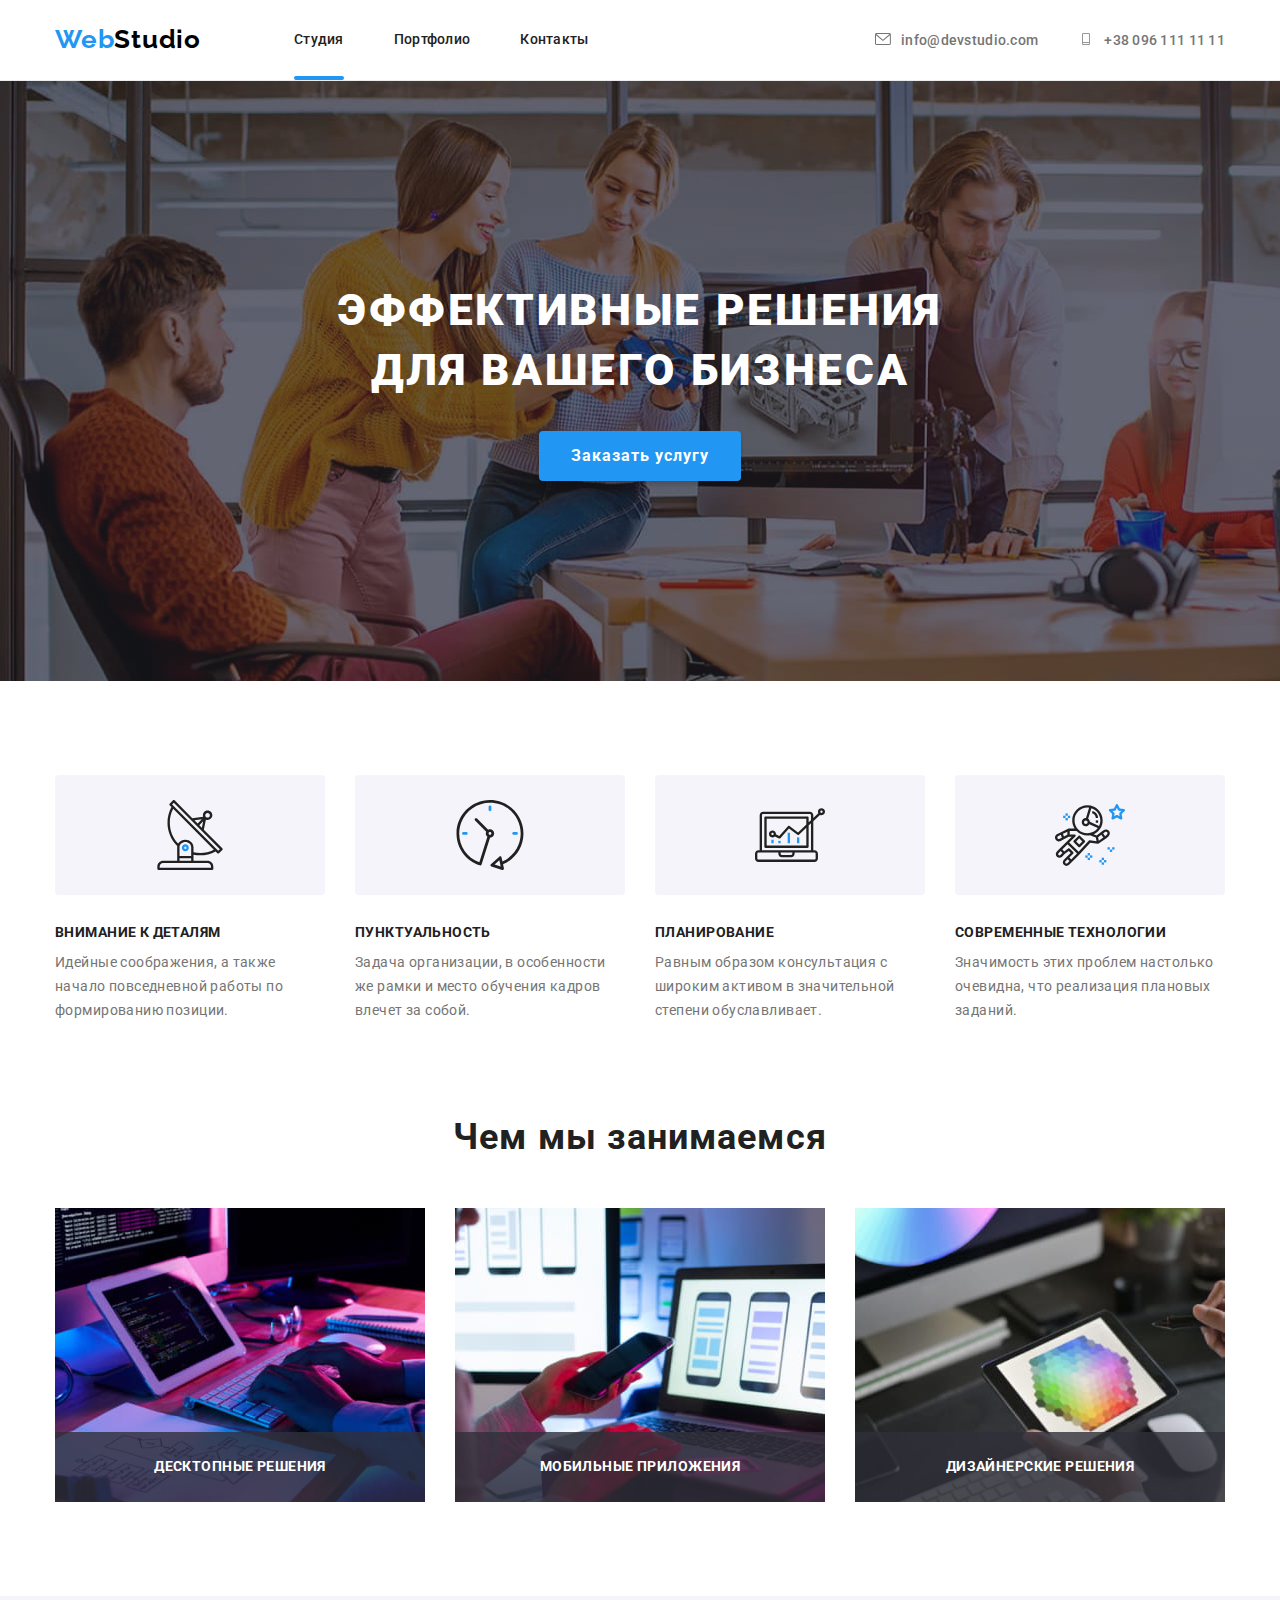
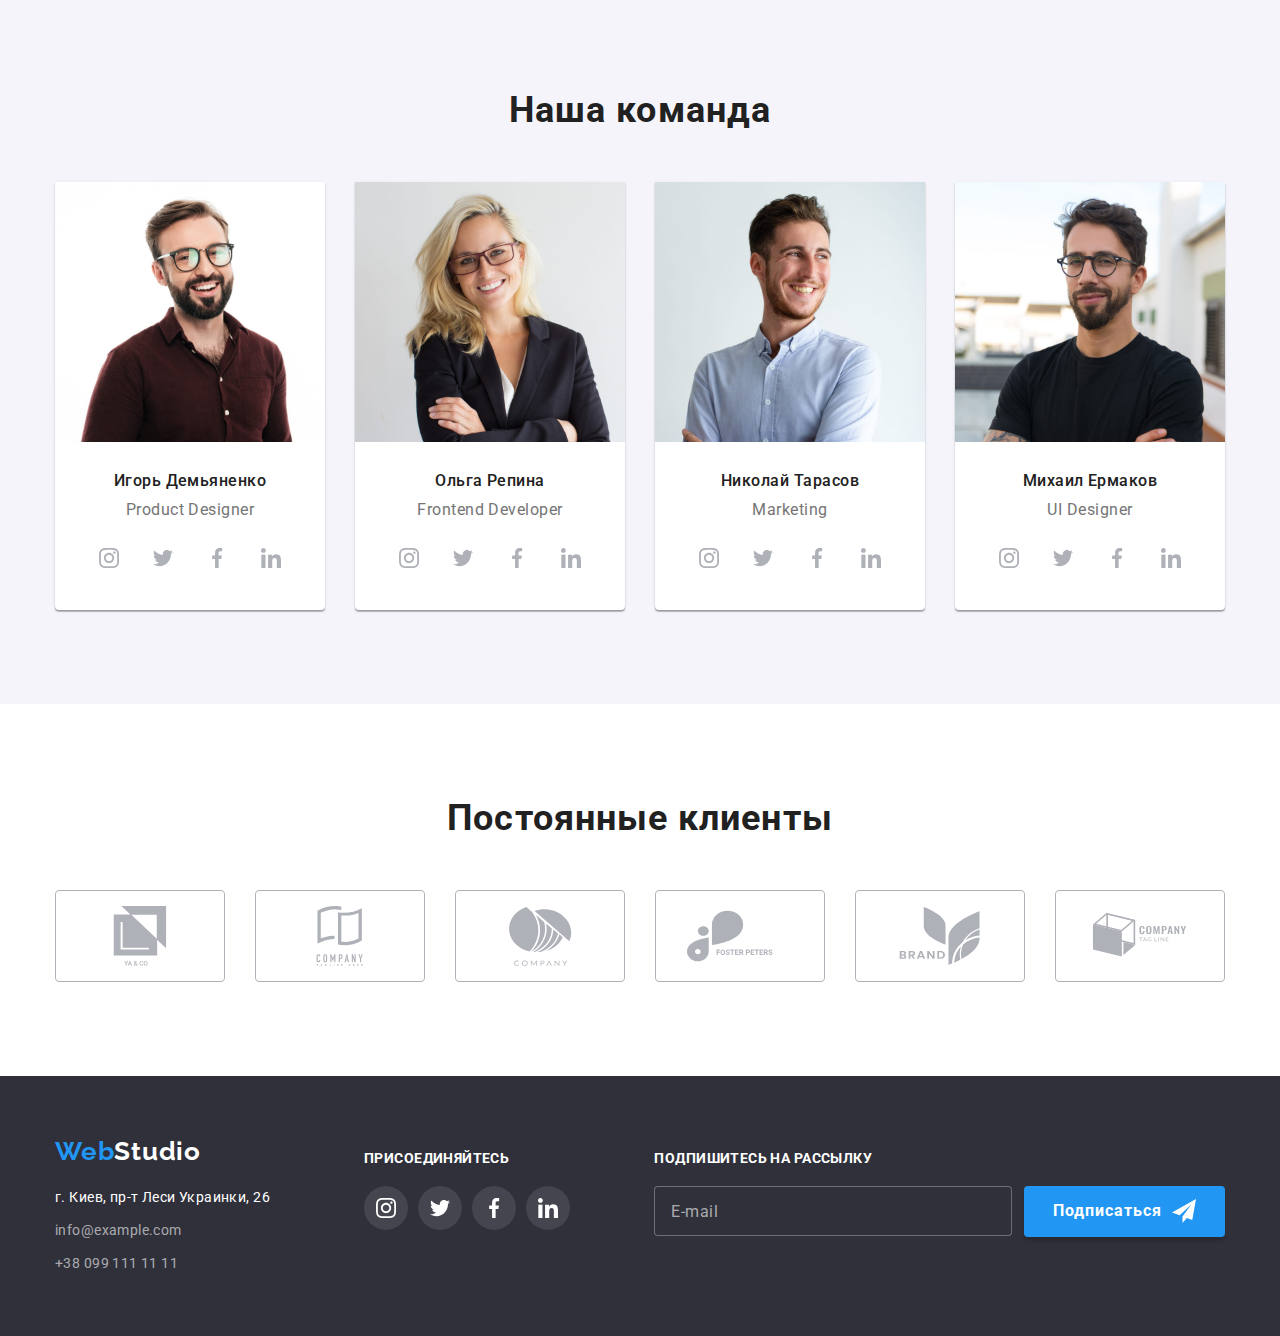
<file: index.html>
<!DOCTYPE html>
<html lang="ru">
<head>
    <meta charset="UTF-8">
    <meta http-equiv="X-UA-Compatible" content="IE=edge">
    <meta name="viewport" content="width=device-width, initial-scale=1.0">
    <title>'WebStudio'</title>
    <link rel="preconnect" href="https://fonts.googleapis.com">
    <link rel="preconnect" href="https://fonts.gstatic.com" crossorigin>
    <link href="https://fonts.googleapis.com/css2?family=Raleway:wght@700&family=Roboto:wght@400;500;700;900&display=swap"
        rel="stylesheet">
    <link rel="stylesheet" href="https://cdn.jsdelivr.net/npm/modern-normalize@1.1.0/modern-normalize.min.css">
    <link rel="stylesheet" href="./css/main.min.css">
    <!-- <link rel="stylesheet" href="./css/styles.css"> -->
    
</head>
<body>

    <header class="page-header ">
        <!-- верхняя строка навигации -->
       <div class="container align">
            <a class="logo link" href="index.html" lang="en">Web<span class="logo__light">Studio</span>
            </a>

            <nav class="site-nav">
                <ul class="menu list">
                    <li class="menu__item underline">
                        <a class="menu__link link" href="index.html">Студия</a>
                    </li>
                    <li class="menu__item">
                        <a class="menu__link link" href="portfolio.html">Портфолио</a>
                    </li>
                    <li class="menu__item">
                        <a class="menu__link link" href="#kontakt">Контакты</a>
                    </li>

                </ul>
            </nav>

            <ul class="mail-tel list">
                <li class="mail-tel__item">
                    <a class="mail link" href="mailto:info@devstudio.com">
                        <svg class="mail_icon" width="16" height="12">
                            <use href="./image/vector/header/header_icons.svg#icon-mail">

                            </use>
                        </svg>info@devstudio.com
                    </a>
                </li>
                <li class="mail-tel__item">
                    <a class="tel link" href="tel:+380961111111">
                        <svg class="tel_icon" width="16" height="12">
                            <use href="./image/vector/header/header_icons.svg#icon-tel">
                        
                            </use>
                        </svg>+38 096 111 11 11

                    </a>
                </li>
            </ul>
       </div> 
           
    </header>

    <main class="main-sections">
      <!--      Секции          -->
     <section class="section1"> 
        <div class="hat container">
            <h1 class="hat__text"> Эффективные решения для вашего бизнеса</h1>
            <button data-modal-open class="hat__button" type="button">Заказать услугу</button>
        </div>
     </section>

     <section class="section2">
            <div class="detailes container">
                <h2 class="detailes__text visually-hidden" >Особенности</h2>
                <ul class="align list">
                    <li class="detailes__item item">
                        <a href="#" class="detailes__link">
                            <svg class="detailes__icon">
                              <use href="./image/vector/detailes/detailes.svg#icon-antenna">
                              </use>
                            </svg>
                        </a>
                        <h3 class="detailes__h3">Внимание к деталям</h3>
                        <p class="detailes__p">Идейные соображения, а также начало повседневной работы по формированию позиции.</p>
                    </li>
                    <li class="detailes__item item">
                        <a href="#" class="detailes__link">
                            <svg class="detailes__icon">
                                <use href="./image/vector/detailes/detailes.svg#icon-clock">
                                </use>
                            </svg>
                        </a>
                        <h3 class="detailes__h3">Пунктуальность</h3>
                        <p class="detailes__p">Задача организации, в особенности же рамки и место обучения кадров влечет за собой.</p>
                    </li>
                    <li class="detailes__item item">
                        <a href="#" class="detailes__link">
                            <svg class="detailes__icon">
                                <use href="./image/vector/detailes/detailes.svg#icon-diagram">
                                </use>
                            </svg>
                        </a>
                        <h3 class="detailes__h3">Планирование</h3>
                        <p class="detailes__p">Равным образом консультация с широким активом в значительной степени обуславливает.</p>
                    </li>
                    <li class="detailes__item item">
                        <a href="#" class="detailes__link">
                            <svg class="detailes__icon">
                                <use href="./image/vector/detailes/detailes.svg#icon-astronaut">
                                </use>
                            </svg>
                        </a>
                        <h3 class="detailes__h3">Современные технологии</h3>
                        <p class="detailes__p">Значимость этих проблем настолько очевидна, что реализация плановых заданий.</p>
                    </li>
                </ul>
            </div> 
     </section>

     <section class="section3">
        <div class="aktions container">
            <h2 class="aktions__text">Чем мы занимаемся</h2>
            <ul class="align list">
                <li class="aktions__item item">
                    <img src="./image/what_we_do/example-1.jpg" alt="фото работы-1"
                     width="370" height="294" />
                     <div class="aktions__p">
                        <p>десктопные решения</p>
                     </div>
                </li>
                <li class="aktions__item item">
                    <img src="./image/what_we_do/example-2.jpg" alt="фото работы-2"
                     width="370" height="294" />
                     <div class="aktions__p">
                        <p>мобильные приложения</p>
                     </div>
                </li>
                <li class="aktions__item item">
                    <img src="./image/what_we_do/example-3.jpg" alt="фото работы-3"
                    width="370" height="294" />
                    <div class="aktions__p">
                        <p>дизайнерские решения</p>
                    </div>
                </li>
            </ul>
        </div>
     </section>

     <section class="section4">
        <div class="command container">
            <h2 class="command__text">Наша команда</h2>
            <ul class="align list">
                <li class="command__item item">
                    <img src="./image/our_comand/manager-1.jpg" alt="менеджер-1" width="270" height="260" />
                   <div class="command-box">
                        <h3 class="command-box__naime">Игорь Демьяненко</h3>
                        <p class="command-box__p" lang="en">Product Designer</p>
                        <div class="social">
                            <ul class="social__list list">
                                <li class="social__item item">
                                    <a href="#" class="social__link">
                                        <svg class="social__icon" width="20" height="20">
                                            <use href="./image/vector/social_links/symbol-defs.svg#icon-instagram">
                                            </use>
                                        </svg>  
                                     </a>
                                </li>
                                <li class="social__item item">
                                    <a href="#" class="social__link">
                                        <svg class="social__icon" width="20" height="20">
                                            <use href="./image/vector/social_links/symbol-defs.svg#icon-twitter">
                                            </use>
                                        </svg>
                                    </a>
                                </li>
                                <li class="social__item item">
                                    <a href="#" class="social__link">
                                        <svg class="social__icon" width="20" height="20">
                                            <use href="./image/vector/social_links/symbol-defs.svg#icon-facebook">
                                            </use>
                                        </svg>
                                    </a>
                                </li>
                                <li class="social__item item">
                                    <a href="#" class="social__link">
                                        <svg class="social__icon" width="20" height="20">
                                            <use href="./image/vector/social_links/symbol-defs.svg#icon-linkedin">
                                            </use>
                                        </svg> 
                                    </a>
                                </li>
                            </ul>
                        </div>
                   </div> 
                </li>
                <li class="command__item item">
                    <img src="./image/our_comand/manager-2.jpg" alt="менеджер-2" width="270" height="260" />
                    <div class="command-box">
                        <h3 class="command-box__naime">Ольга Репина</h3>
                        <p class="command-box__p" lang="en">Frontend Developer</p>
                        <div class="social">
                            <ul class="social__list list">
                                <li class="social__item item">
                                    <a href="#" class="social__link">
                                        <svg class="social__icon" width="20" height="20">
                                            <use href="./image/vector/social_links/symbol-defs.svg#icon-instagram">
                                            </use>
                                        </svg>
                                    </a>
                                </li>
                                <li class="social__item item">
                                    <a href="#" class="social__link">
                                        <svg class="social__icon" width="20" height="20">
                                            <use href="./image/vector/social_links/symbol-defs.svg#icon-twitter">
                                            </use>
                                        </svg>
                                    </a>
                                </li>
                                <li class="social__item item">
                                    <a href="#" class="social__link">
                                        <svg class="social__icon" width="20" height="20">
                                            <use href="./image/vector/social_links/symbol-defs.svg#icon-facebook">
                                            </use>
                                        </svg>
                                    </a>
                                </li>
                                <li class="social__item item">
                                    <a href="#" class="social__link">
                                        <svg class="social__icon" width="20" height="20">
                                            <use href="./image/vector/social_links/symbol-defs.svg#icon-linkedin">
                                            </use>
                                        </svg>
                                    </a>
                                </li>
                            </ul>
                        </div>
                    </div>
                </li>
                <li class="command__item item">
                    <img src="./image/our_comand/manager-3.jpg" alt="менеджер-3" width="270" height="260" />
                    <div class="command-box">
                        <h3 class="command-box__naime">Николай Тарасов</h3>
                        <p class="command-box__p" lang="en">Marketing</p>
                        <div class="social">
                            <ul class="social__list list">
                                <li class="social__item item">
                                    <a href="#" class="social__link">
                                        <svg class="social__icon" width="20" height="20">
                                            <use href="./image/vector/social_links/symbol-defs.svg#icon-instagram">
                                            </use>
                                        </svg>
                                    </a>
                                </li>
                                <li class="social__item item">
                                    <a href="#" class="social__link">
                                        <svg class="social__icon" width="20" height="20">
                                            <use href="./image/vector/social_links/symbol-defs.svg#icon-twitter">
                                            </use>
                                        </svg>
                                    </a>
                                </li>
                                <li class="social__item item">
                                    <a href="#" class="social__link">
                                        <svg class="social__icon" width="20" height="20">
                                            <use href="./image/vector/social_links/symbol-defs.svg#icon-facebook">
                                            </use>
                                        </svg>
                                    </a>
                                </li>
                                <li class="social__item item">
                                    <a href="#" class="social__link">
                                        <svg class="social__icon" width="20" height="20">
                                            <use href="./image/vector/social_links/symbol-defs.svg#icon-linkedin">
                                            </use>
                                        </svg>
                                    </a>
                                </li>
                            </ul>
                        </div>
                    </div>
                </li>
                <li class="command__item item">
                    <img src="./image/our_comand/manager-4.jpg" alt="менеджер-4" width="270" height="260" />
                    <div class="command-box">
                        <h3 class="command-box__naime">Михаил Ермаков</h3>
                        <p class="command-box__p" lang="en">UI Designer</p>
                        <div class="social">
                            <ul class="social__list list">
                                <li class="social__item item">
                                    <a href="#" class="social__link">
                                        <svg class="social__icon" width="20" height="20">
                                            <use href="./image/vector/social_links/symbol-defs.svg#icon-instagram">
                                            </use>
                                        </svg>
                                    </a>
                                </li>
                                <li class="social__item item">
                                    <a href="#" class="social__link">
                                        <svg class="social__icon" width="20" height="20">
                                            <use href="./image/vector/social_links/symbol-defs.svg#icon-twitter">
                                            </use>
                                        </svg>
                                    </a>
                                </li>
                                <li class="social__item item">
                                    <a href="#" class="social__link">
                                        <svg class="social__icon" width="20" height="20">
                                            <use href="./image/vector/social_links/symbol-defs.svg#icon-facebook">
                                            </use>
                                        </svg>
                                    </a>
                                </li>
                                <li class="social__item item">
                                    <a href="#" class="social__link">
                                        <svg class="social__icon" width="20" height="20">
                                            <use href="./image/vector/social_links/symbol-defs.svg#icon-linkedin">
                                            </use>
                                        </svg>
                                    </a>
                                </li>
                            </ul>
                        </div>
                    </div>
                </li>
            </ul>
        </div>     
     </section> 
     
    <section class="section5">
        <div class="clients container">
            <h2 class="clients__text">Постоянные клиенты</h2>
            <ul class="align list">
                <li class="clients__item item">
                    <a href="#" class="clients__link">
                        <svg class="clients__icon" width="106" height="60">
                           <use href="./image/vector/clients/clientsico.svg#icon-1">
                        
                          </use>
                         </svg> 
                    </a>
                </li>
                <li class="clients__item item">
                    <a href="#" class="clients__link">
                        <svg class="clients__icon" width="106" height="60">
                            <use href="./image/vector/clients/clientsico.svg#icon-2">
                
                            </use>
                        </svg>
                    </a>
                </li>
                <li class="clients__item item">
                    <a href="#" class="clients__link">
                        <svg class="clients__icon" width="106" height="60">
                            <use href="./image/vector/clients/clientsico.svg#icon-3">
                
                            </use>
                        </svg>
                    </a>
                </li>
                <li class="clients__item item">
                    <a href="#" class="clients__link">
                        <svg class="clients__icon" width="106" height="60">
                            <use href="./image/vector/clients/clientsico.svg#icon-4">
                
                            </use>
                        </svg>
                    </a>
                </li>
                <li class="clients__item item">
                    <a href="#" class="clients__link">
                        <svg class="clients__icon" width="106" height="60">
                            <use href="./image/vector/clients/clientsico.svg#icon-5">
                
                            </use>
                        </svg>
                    </a>
                </li>
                <li class="clients__item item">
                    <a href="#" class="clients__link">
                        <svg class="clients__icon" width="106" height="60">
                            <use href="./image/vector/clients/clientsico.svg#icon-6">
                
                            </use>
                        </svg>
                    </a>
                </li>
            </ul>
        </div>
    </section>

    </main>
    
    <footer class="footer-section">
        <!-- contacts  -->
        <div class="contacts container">
            <div class="social-footer">
                <a class="logo link" href="index.html" lang="en">Web<span class="logo__dark">Studio</span>
                </a>
                <address class="adres">
                    <ul class="adres__list list">
                        <li class="adres__item item">
                            <a class="adres__link link" href="https://goo.gl/maps/ByAWiEw1iEHWPzxS7" target="_blank"
                                rel="noopener noreferrer">г. Киев, пр-т Леси Украинки, 26
                            </a>
                        </li>
                        <li class="adres__item item">
                            <a class="adres__mail link" href="mailto:info@example.com">info@example.com</a>
                        </li>
                        <li class="adres__item item">
                            <a class="adres__tel link" href="tel:+380991111111">+38 099 111 11 11</a>
                        </li>
                    </ul>

                </address>
            </div>
            <div class="social-footer">
                <h3 class="social-footer__h3">Присоединяйтесь</h3>
                <ul class="social-footer__list list">
                    <li class="social-footer__item item">
                        <a href="#" class="social-footer__link">
                            <svg class="social-footer__icon" width="20" height="20">
                                <use href="./image/vector/social_links/symbol-defs.svg#icon-instagram">
                                </use>
                            </svg>
                        </a>
                    </li>
                    <li class="social-footer__item item">
                        <a href="#" class="social-footer__link">
                            <svg class="social-footer__icon" width="20" height="20">
                                <use href="./image/vector/social_links/symbol-defs.svg#icon-twitter">
                                </use>
                            </svg>
                        </a>
                    </li>
                    <li class="social-footer__item item">
                        <a href="#" class="social-footer__link">
                            <svg class="social-footer__icon" width="20" height="20">
                                <use href="./image/vector/social_links/symbol-defs.svg#icon-facebook">
                                </use>
                            </svg>
                        </a>
                    </li>
                    <li class="social-footer__item item">
                        <a href="#" class="social-footer__link">
                            <svg class="social-footer__icon" width="20" height="20">
                                <use href="./image/vector/social_links/symbol-defs.svg#icon-linkedin">
                                </use>
                            </svg>
                        </a>
                    </li>
                </ul>
            </div>
            <div class="social-footer">
                <h3 class="social-footer__h3">Подпишитесь на рассылку</h3>
                <form class="subskrib-form">
                    <label class="subskrib-form__field">
                        <span class="subskrib-form__wrapper">
                            <input type="email" 
                             name="user_mail"
                             class="subskrib-form__input" 
                             required 
                             placeholder="E-mail"
                            />
                        </span>
                    </label>
                    <button class="subskrib-form__submit" type="submit">Подписаться
                        <svg class="subskrib-form__icon" width="24" height="24">
                            <use href="./image/vector/form/form_icon.svg#icon-telegram">
                            </use>
                        </svg>
                    </button>

                </form>
                
            </div>
           
        </div> 
    </footer>

    <div class="backdrop is-hidden" data-modal>
        <div class="backdrop__modal">
            <button data-modal-close class="backdrop__button" type="button" aria-required="true">
                <svg class="backdrop__icon" width="18" height="18">
                    <use href="./image/vector/header/header_icons.svg#icon-close-modal">

                    </use>
                </svg>
            </button>
            <p class="backdrop__p">Оставьте свои данные, мы вам перезвоним</p>
            <form class="modal-form">
           
                    <label class="modal-form__field">
                        <span class="modal-form__text">Имя</span>
                        <span class="modal-form__wrapper">
                            <input type="text"
                             name="user_name"
                             class="modal-form__input" 
                             required pattern="[a-zA-Zа-яА-Я]+$"
                             minlength="2"
                            />
                            <svg class="modal-form__icon">
                                <use href="./image/vector/form/form_icon.svg#icon-name">
                                </use>
                            </svg>
                        </span>
                        
                       
                    </label>
                    <label class="modal-form__field">
                        <span class="modal-form__text">Телефон</span>
                         <span class="modal-form__wrapper">
                            <input type="tel" 
                             name="user_phone" 
                             class="modal-form__input" 
                             required pattern="[0-9]{3}-[0-9]{3}-[0-9]{2}-[0-9]{2}"
                             title="xxx-xxx-xx-xx" 
                             />
                            <svg class="modal-form__icon">
                                <use href="./image/vector/form/form_icon.svg#icon-phone">
                                </use>
                            </svg>
                        </span>
                        
                    </label>
                    <label class="modal-form__field">
                        <span class="modal-form__text">Почта</span>
                         <span class="modal-form__wrapper">
                            <input type="email" 
                            name="user_mail" 
                            class="modal-form__input" 
                            required 
                            />
                            <svg class="modal-form__icon">
                                <use href="./image/vector/form/form_icon.svg#icon-mail">
                                </use>
                            </svg>
                        </span>
                       
                    </label>
                    <label class="modal-form__field">
                        <span class="modal-form__text">Комментарий</span>
                        <textarea 
                        class="modal-form__comment"
                         name="user_message" 
                         placeholder="Введите текст"
                         ></textarea>
                    </label>
              
                <input id="user-pol" 
                    name="user-pol"
                    type="checkbox"
                    class="modal-form__check visually-hidden"
                    
                 />
                <label for="user-pol" class="modal-form__check-desc">
                    Соглашаюсь с рассылкой и принимаю&nbsp;
                    <a  class="modal-form__link" href="">Условия договора</a> 
                </label>
                <button  class="modal-form__submit" type="submit">Отправить</button>
            </form>

        </div>
    </div>

    <script src="./js/modal.js">
       
    </script>

</body>
</html>
</file>
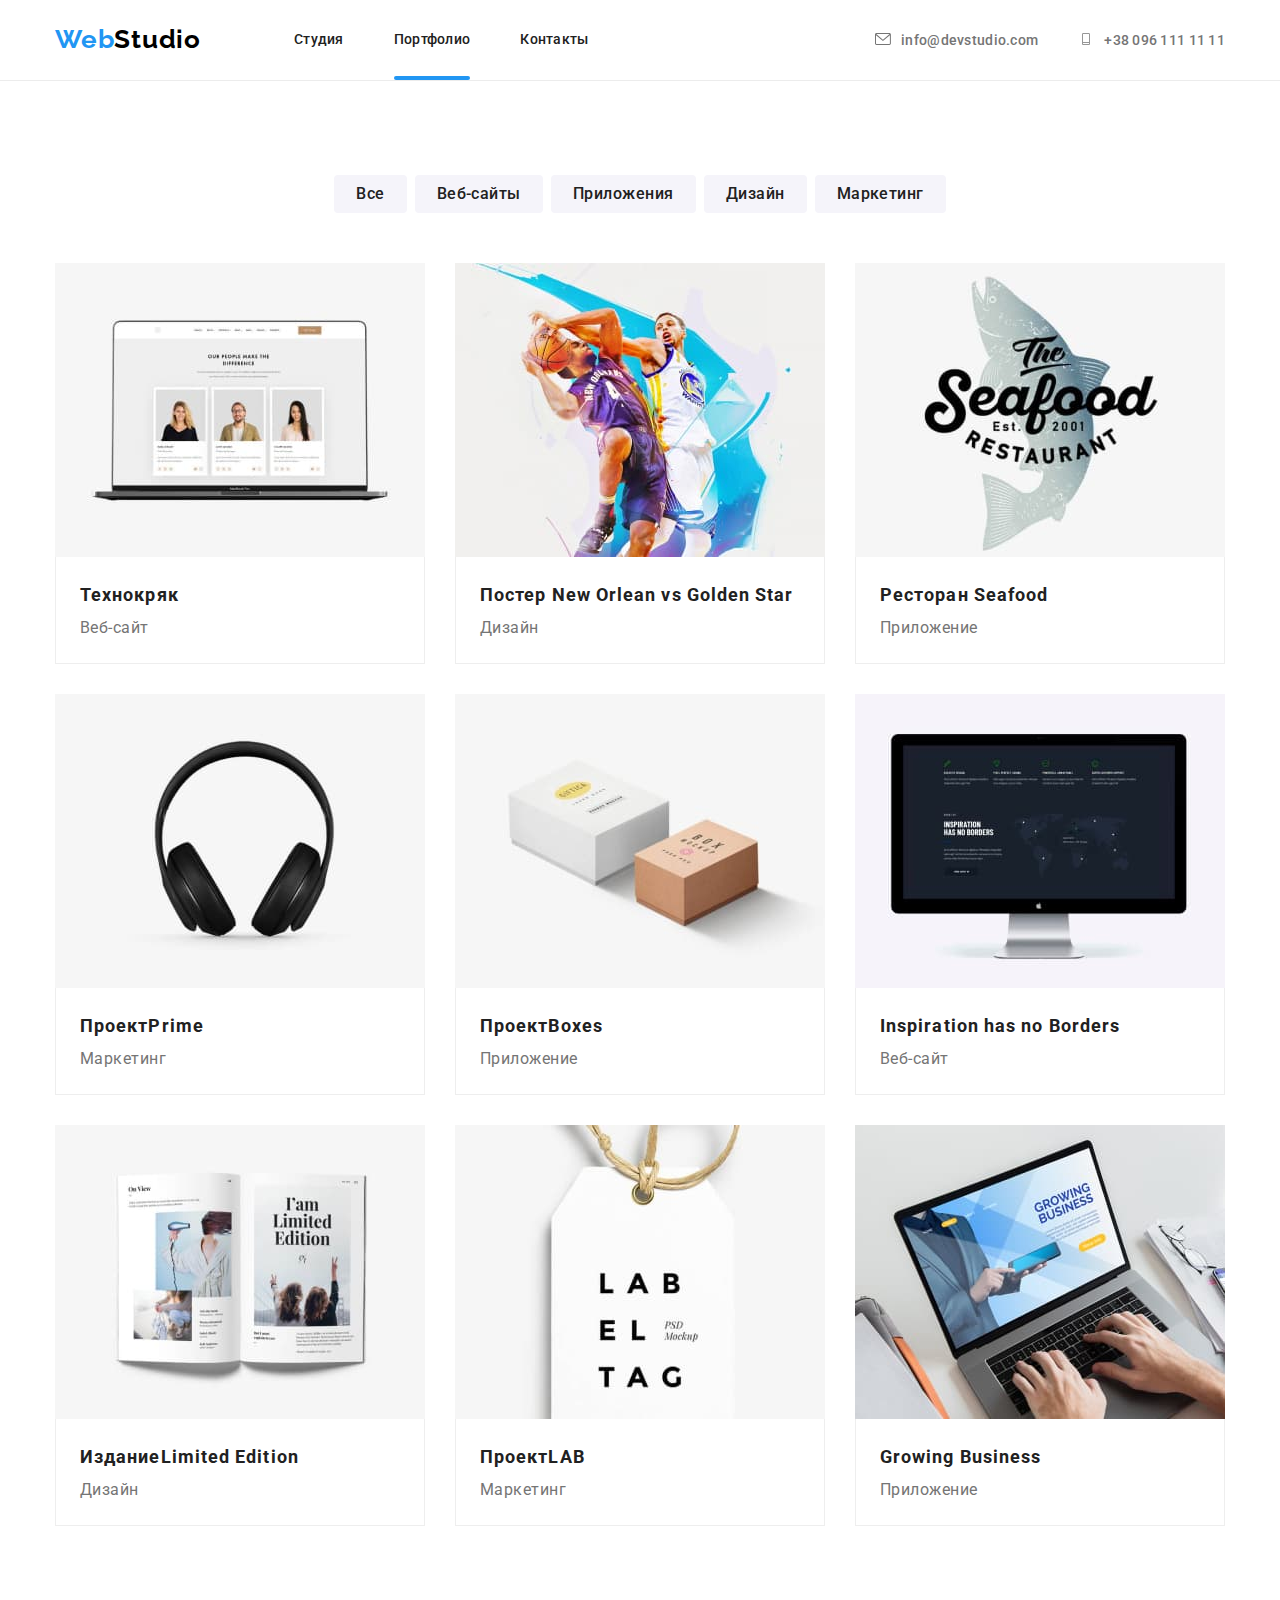
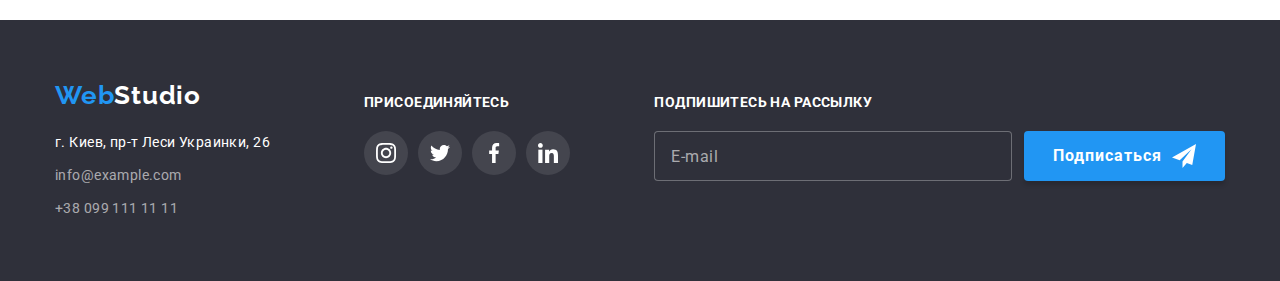
<file: portfolio.html>
<!DOCTYPE html>
<html lang="ru">

<head>
    <meta charset="UTF-8">
    <meta http-equiv="X-UA-Compatible" content="IE=edge">
    <meta name="viewport" content="width=device-width, initial-scale=1.0">
    <title>'portfolio'</title>
    <link rel="preconnect" href="https://fonts.googleapis.com">
    <link rel="preconnect" href="https://fonts.gstatic.com" crossorigin>
    <link
        href="https://fonts.googleapis.com/css2?family=Raleway:wght@700&family=Roboto:wght@400;500;700;900&display=swap"
        rel="stylesheet">
    <link rel="stylesheet" href="https://cdn.jsdelivr.net/npm/modern-normalize@1.1.0/modern-normalize.min.css">
    <link rel="stylesheet" href="./css/main.min.css">
    <!-- <link rel="stylesheet" href="./css/styles.css"> -->
</head>

<body>
<header class="page-header ">
    <!-- верхняя строка навигации -->
    <div class="container align">
        <a class="logo link" href="index.html" lang="en">Web<span class="logo__light">Studio</span>
        </a>

        <nav class="site-nav">
            <ul class="menu list">
                <li class="menu__item">
                    <a class="menu__link link" href="index.html">Студия</a>
                </li>
                <li class="menu__item underline">
                    <a class="menu__link link" href="portfolio.html">Портфолио</a>
                </li>
                <li class="menu__item">
                    <a class="menu__link link" href="#kontakt">Контакты</a>
                </li>

            </ul>
        </nav>

        <ul class="mail-tel list">
            <li class="mail-tel__item">
                <a class="mail link" href="mailto:info@devstudio.com">
                    <svg class="mail_icon" width="16" height="12">
                        <use href="./image/vector/header/header_icons.svg#icon-mail">

                        </use>
                    </svg>info@devstudio.com
                </a>
            </li>
            <li class="mail-tel__item">
                <a class="tel link" href="tel:+380961111111">
                    <svg class="tel_icon" width="16" height="12">
                        <use href="./image/vector/header/header_icons.svg#icon-tel">

                        </use>
                    </svg>+38 096 111 11 11

                </a>
            </li>
        </ul>
    </div>

</header>

<main>

    <section class="portfolio">
        <div class="container uslugi">
            <h2 class="uslugi__text" hidden>Наши услуги</h2>

            <ul class="uslugi-button__list list">
                <li class="uslugi-button__item item">
                    <button class="uslugi__button" type="button">Все </button>
                </li>
                <li class="uslugi-button__item item">
                    <button class="uslugi__button" type="button">Веб-сайты </button>
                </li>
                <li class="uslugi-button__item item">
                    <button class="uslugi__button" type="button">Приложения </button>
                </li>
                <li class="uslugi-button__item item">
                    <button class="uslugi__button" type="button">Дизайн </button>
                </li>
                <li class="uslugi-button__item item">
                    <button class="uslugi__button" type="button">Маркетинг </button>
                </li>
            </ul>

            <ul class="uslugi__list list">
                <li class="uslugi__item item">
                    <div class="uslugi__bg">
                        <a href="#" class="uslugi__link link">
                            <div class="uslugi__box-overlay">
                                <img src="./image/projects/project1.jpg" alt="услуга-1" width="370" height="294" />
                            
                                <p class="uslugi__overlay">Ресурс предлагает комплексные предложения
                                    с разным уровнем функционала и сервисов. Все это позволит
                                    посетителю получить исчерпывающие сведения о компании или частном лице</p>
                            </div>
                            
                            <div class="uslugi__box">
                                <h3 class="uslugi__naime">Технокряк</h3>
                                <p class="uslugi__p">Веб-сайт</p>
                            </div>
                        </a>
                    </div>
                </li>
                <li class="uslugi__item item">
                    <div class="uslugi__bg">
                        <a href="#" class="uslugi__link link">
                            <div class="uslugi__box-overlay">
                                <img src="./image/projects/project2.jpg" alt="услуга-2" width="370" height="294" />
                                <p class="uslugi__overlay">Ресурс предлагает комплексные предложения
                                    с разным уровнем функционала и сервисов. Все это позволит
                                    посетителю получить исчерпывающие сведения о компании или частном лице</p>
                            </div>
                            <div class="uslugi__box">
                                <h3 class="uslugi__naime">Постер <span lang="en">New Orlean vs Golden Star</span></h3>
                                <p class="uslugi__p">Дизайн</p>
                            </div>
                        </a>
                    </div>
                </li>
                <li class="uslugi__item item">
                    <div class="uslugi__bg">
                        <a href="#" class="uslugi__link link">
                            <div class="uslugi__box-overlay">
                                <img src="./image/projects/project3.jpg" alt="услуга-3" width="370" height="294" />
                                <p class="uslugi__overlay">Ресурс предлагает комплексные предложения
                                    с разным уровнем функционала и сервисов. Все это позволит
                                    посетителю получить исчерпывающие сведения о компании или частном лице</p>
                            </div>
                            
                            <div class="uslugi__box">
                                <h3 class="uslugi__naime">Ресторан <span lang="en">Seafood</span></h3>
                                <p class="uslugi__p">Приложение</p>
                            </div>
                        </a>
                    </div>  
                </li>
                <li class="uslugi__item item">
                    <div class="uslugi__bg">
                        <a href="#" class="uslugi__link link">
                            <div class="uslugi__box-overlay">
                                <img src="./image/projects/project4.jpg" alt="услуга-4" width="370" height="294" />
                                <p class="uslugi__overlay">Ресурс предлагает комплексные предложения
                                    с разным уровнем функционала и сервисов. Все это позволит
                                    посетителю получить исчерпывающие сведения о компании или частном лице</p>
                            </div>
                            
                            <div class="uslugi__box">
                                <h3 class="uslugi__naime">Проект<span lang="en">Prime</span></h3>
                                <p class="uslugi__p">Маркетинг</p>
                            </div>
                        </a>
                    </div>
                </li>
                <li class="uslugi__item item">
                    <div class="uslugi__bg">
                        <a href="#" class="uslugi__link link">
                            <div class="uslugi__box-overlay">
                                <img src="./image/projects/project5.jpg" alt="услуга-5" width="370" height="294" />
                                <p class="uslugi__overlay">Ресурс предлагает комплексные предложения
                                    с разным уровнем функционала и сервисов. Все это позволит
                                    посетителю получить исчерпывающие сведения о компании или частном лице</p>
                            </div>
                            
                            <div class="uslugi__box">
                                <h3 class="uslugi__naime">Проект<span lang="en">Boxes</span></h3>
                                <p class="uslugi__p">Приложение</p>
                            </div>
                        </a>     
                    </div>
                </li>
                <li class="uslugi__item item">
                    <div class="uslugi__bg">
                        <a href="#" class="uslugi__link link">
                            <div class="uslugi__box-overlay">
                                <img src="./image/projects/project6.jpg" alt="услуга-6" width="370" height="294" />
                                <p class="uslugi__overlay">Ресурс предлагает комплексные предложения
                                    с разным уровнем функционала и сервисов. Все это позволит
                                    посетителю получить исчерпывающие сведения о компании или частном лице</p>
                            </div>
                            
                            <div class="uslugi__box">
                                <h3 class="uslugi__naime" lang="en">Inspiration has no Borders</h3>
                                <p class="uslugi__p">Веб-сайт</p>
                            </div>
                        </a> 
                    </div>
                </li>
                <li class="uslugi__item item">
                    <div class="uslugi__bg">
                        <a href="#" class="uslugi__link link">
                            <div class="uslugi__box-overlay">
                                <img src="./image/projects/project7.jpg" alt="услуга-7" width="370" height="294" />
                                <p class="uslugi__overlay">Ресурс предлагает комплексные предложения
                                    с разным уровнем функционала и сервисов. Все это позволит
                                    посетителю получить исчерпывающие сведения о компании или частном лице</p>
                            </div>
                            
                            <div class="uslugi__box">
                                <h3 class="uslugi__naime">Издание<span lang="en">Limited Edition</span></h3>
                                <p class="uslugi__p">Дизайн</p>
                            </div>
                        </a>
                    </div>
                </li>
                <li class="uslugi__item item">
                    <div class="uslugi__bg">
                        <a href="#" class="uslugi__link link">
                            <div class="uslugi__box-overlay">
                                <img src="./image/projects/project8.jpg" alt="услуга-8" width="370" height="294" />
                                <p class="uslugi__overlay">Ресурс предлагает комплексные предложения
                                    с разным уровнем функционала и сервисов. Все это позволит
                                    посетителю получить исчерпывающие сведения о компании или частном лице</p>
                            </div>
                            
                            <div class="uslugi__box">
                                <h3 class="uslugi__naime">Проект<span lang="en">LAB</span></h3>
                                <p class="uslugi__p">Маркетинг</p>
                            </div>
                        </a>
                    </div>
                </li>
                <li class="uslugi__item item">
                    <div class="uslugi__bg">
                        <a href="#" class="uslugi__link link">
                            <div class="uslugi__box-overlay">
                                <img src="./image/projects/project9.jpg" alt="услуга-9" width="370" height="294" />
                                <p class="uslugi__overlay">Ресурс предлагает комплексные предложения
                                    с разным уровнем функционала и сервисов. Все это позволит
                                    посетителю получить исчерпывающие сведения о компании или частном лице</p>
                            </div>
                            
                            <div class="uslugi__box">
                                <h3 class="uslugi__naime" lang="en">Growing Business</h3>
                                <p class="uslugi__p">Приложение</p>
                            </div>
                        </a>
                    </div>
                </li>
            </ul>
        </div>
        
   </section>

</main>

<footer class="footer-section">
    <!-- contacts  -->
    <div class="contacts container">
        <div class="social-footer">
            <a class="logo link" href="index.html" lang="en">Web<span class="logo__dark">Studio</span>
            </a>
            <address class="adres">
                <ul class="adres__list list">
                    <li class="adres__item item">
                        <a class="adres__link link" href="https://goo.gl/maps/ByAWiEw1iEHWPzxS7" target="_blank"
                            rel="noopener noreferrer">г. Киев, пр-т Леси Украинки, 26
                        </a>
                    </li>
                    <li class="adres__item item">
                        <a class="adres__mail link" href="mailto:info@example.com">info@example.com</a>
                    </li>
                    <li class="adres__item item">
                        <a class="adres__tel link" href="tel:+380991111111">+38 099 111 11 11</a>
                    </li>
                </ul>

            </address>
        </div>
        <div class="social-footer">
            <h3 class="social-footer__h3">Присоединяйтесь</h3>
            <ul class="social-footer__list list">
                <li class="social-footer__item item">
                    <a href="#" class="social-footer__link">
                        <svg class="social-footer__icon" width="20" height="20">
                            <use href="./image/vector/social_links/symbol-defs.svg#icon-instagram">
                            </use>
                        </svg>
                    </a>
                </li>
                <li class="social-footer__item item">
                    <a href="#" class="social-footer__link">
                        <svg class="social-footer__icon" width="20" height="20">
                            <use href="./image/vector/social_links/symbol-defs.svg#icon-twitter">
                            </use>
                        </svg>
                    </a>
                </li>
                <li class="social-footer__item item">
                    <a href="#" class="social-footer__link">
                        <svg class="social-footer__icon" width="20" height="20">
                            <use href="./image/vector/social_links/symbol-defs.svg#icon-facebook">
                            </use>
                        </svg>
                    </a>
                </li>
                <li class="social-footer__item item">
                    <a href="#" class="social-footer__link">
                        <svg class="social-footer__icon" width="20" height="20">
                            <use href="./image/vector/social_links/symbol-defs.svg#icon-linkedin">
                            </use>
                        </svg>
                    </a>
                </li>
            </ul>
        </div>
        <div class="social-footer">
            <h3 class="social-footer__h3">Подпишитесь на рассылку</h3>
            <form class="subskrib-form">
                <label class="subskrib-form__field">
                    <span class="subskrib-form__wrapper">
                        <input type="email" name="user_mail" class="subskrib-form__input" required
                            placeholder="E-mail" />
                    </span>
                </label>
                <button class="subskrib-form__submit" type="submit">Подписаться
                    <svg class="subskrib-form__icon" width="24" height="24">
                        <use href="./image/vector/form/form_icon.svg#icon-telegram">
                        </use>
                    </svg>
                </button>

            </form>

        </div>

    </div>
</footer>

</body>
</html>
</file>
<file: css/main.min.css>
:root{--primary-font: "Roboto", sans-serif;--secondary-font: "Raleway", sans-serif;--primary-text-color-theme-dark: #ffffff;--primary-text-color-theme-light: #212121;--primary-text-title-color-theme-light: #757575;--secondary-text-color-theme-dark: #ffffff;--secondary-text-color-theme-light: #000000;--accent-color: #2196F3;--accent-color-submit: #188CE8;--trnsition-dur-and-func: 250ms cubic-bezier(0.4, 0, 0.2, 1) }.visually-hidden{position:absolute;width:1px;height:1px;margin:-1px;padding:0;overflow:hidden;border:0;clip:rect(0 0 0 0)}.subskrib-form__submit,.social-footer__link,.social__link,.uslugi__list,.clients__link,.detailes__link,.mail-tel,.modal-form__submit,.backdrop__button,.uslugi-button__list,.hat__button{display:flex;justify-content:center;align-items:center}h1,h2,h3,h4,p{margin-top:0;margin-bottom:0}ul,ol{margin-top:0;margin-bottom:0;padding-left:0}img{display:block}button{cursor:pointer;border:0px}.list{list-style:none}.link{text-decoration:none}.align{display:flex;justify-content:center;align-items:center}body{font-family:var(--primary-font)}.container{width:1200px;margin-left:auto;margin-right:auto;padding-left:15px;padding-right:15px}.logo{font-family:var(--secondary-font);font-weight:700;font-size:26px;line-height:1.19;letter-spacing:.03em;color:var(--accent-color);margin-right:93px;margin-top:24px;margin-bottom:25px}.logo__dark{font-family:var(--secondary-font);font-weight:700;font-size:26px;line-height:1.19;letter-spacing:.03em;color:var(--secondary-text-color-theme-dark)}.logo__light{font-family:var(--secondary-font);font-weight:700;font-size:26px;line-height:1.19;letter-spacing:.03em;color:var(--secondary-text-color-theme-light)}.underline::after{content:"";width:auto;height:4px;border-radius:2px;background-color:var(--accent-color)}.hat__button{padding-top:10px;padding-bottom:10px;padding-left:32px;padding-right:32px;margin-top:30px;margin-left:auto;margin-right:auto;font-weight:700;font-size:16px;line-height:1.88;letter-spacing:.06em;box-shadow:0px 4px 4px rgba(0,0,0,.15);border-radius:4px;background-color:var(--accent-color);color:var(--primary-text-color-theme-dark);transition:color var(--trnsition-dur-and-func),background-color var(--trnsition-dur-and-func)}.hat__button:hover,.hat__button:focus{background-color:#188ce8;color:var(--primary-text-color-theme-dark)}.uslugi__button{font-weight:500;font-size:16px;line-height:1.62;text-align:center;letter-spacing:.03em;border-radius:4px;padding-top:6px;padding-bottom:6px;padding-left:22px;padding-right:22px;background:#f5f4fa;color:var(--primary-text-color-theme-light);transition:color var(--trnsition-dur-and-func),background var(--trnsition-dur-and-func),box-shadow var(--trnsition-dur-and-func)}.uslugi__button:focus,.uslugi__button:hover{color:var(--primary-text-color-theme-dark);background:var(--accent-color);box-shadow:0px 3px 1px rgba(0,0,0,.1),0px 1px 2px rgba(0,0,0,.08),0px 2px 2px rgba(0,0,0,.12)}.uslugi-button__list{margin-bottom:50px}.uslugi-button__item:not(:last-child){padding-right:8px}.backdrop__button{position:absolute;top:8px;right:8px;outline:none;height:30px;width:30px;border-radius:50%;background-color:rgba(0,0,0,0);border:1px solid rgba(0,0,0,.1);box-shadow:0px 1px 3px rgba(0,0,0,.12),0px 1px 1px rgba(0,0,0,.14),0px 2px 1px rgba(0,0,0,.2);padding:0}.backdrop__icon{transition:fill var(--trnsition-dur-and-func);fill:#000}.backdrop__button:hover .backdrop__icon,.backdrop__button:focus .backdrop__icon{fill:var(--accent-color)}.backdrop__p{font-weight:700;font-size:20px;line-height:1.15;text-align:center;letter-spacing:.03em;margin-bottom:12px;color:var(--primary-text-color-theme-light)}.modal-form{display:flex;flex-direction:column}.modal-form__field{margin-bottom:10px}.modal-form__input{width:100%;height:40px;border:1px solid rgba(33,33,33,.2);border-radius:4px;padding-left:42px;transition:border-color var(--trnsition-dur-and-func)}.modal-form__input:focus{outline:none;border-color:var(--accent-color)}.modal-form__text{display:block;font-weight:400;font-size:12px;line-height:1.17;letter-spacing:.01em;margin-bottom:4px;color:#757575}.modal-form__wrapper{display:block;position:relative}.modal-form__comment{resize:none;display:block;font-family:var(--primary-font);font-weight:400;font-size:14px;line-height:1.14;letter-spacing:.01em;width:100%;height:120px;padding:12px 16px;border:1px solid rgba(33,33,33,.2);border-radius:4px;transition:border-color var(--trnsition-dur-and-func)}.modal-form__comment::placeholder{color:rgba(117,117,117,.5)}.modal-form__comment:focus{outline:none;border-color:var(--accent-color)}.modal-form__icon{position:absolute;top:50%;left:12px;transform:translateY(-50%);display:block;width:18px;height:18px;transition:fill var(--trnsition-dur-and-func);fill:#212121}.modal-form__input:focus+.modal-form__icon{fill:var(--accent-color)}.modal-form__submit{padding-top:10px;padding-bottom:10px;padding-left:55px;padding-right:55px;margin-top:30px;margin-left:auto;margin-right:auto;font-weight:700;font-size:16px;line-height:1.88;letter-spacing:.06em;box-shadow:0px 4px 4px rgba(0,0,0,.15);border-radius:4px;background-color:var(--accent-color);color:var(--primary-text-color-theme-dark);transition:color var(--trnsition-dur-and-func),background-color var(--trnsition-dur-and-func)}.modal-form__submit:hover,.modal-form__submit:focus{background-color:var(--accent-color-submit)}.modal-form__check-desc{display:flex;align-items:center;margin-right:auto;margin-left:auto;font-weight:400;font-size:14px;line-height:1.71;letter-spacing:.03em;color:#757575}.modal-form__check-desc::before{display:block;width:16px;height:15px;border:2px solid #212121;border-radius:2px;content:" ";cursor:pointer;margin-right:7px}.modal-form__check:checked+.modal-form__check-desc::before{border:2px solid var(--accent-color);border-radius:2px;background-color:var(--accent-color);background-image:url(../image/vector/form/v.svg);background-size:12px 9px;background-repeat:no-repeat;background-position:center center}.modal-form__check:focus+.modal-form__check-desc::before{border:2px solid var(--accent-color);border-radius:2px}.modal-form__link{color:var(--accent-color)}.menu{display:flex;width:294px;height:80px;padding-top:32px}.menu__link{font-weight:500;font-size:14px;line-height:1.14;letter-spacing:.02em;padding-bottom:28px;color:var(--primary-text-color-theme-light);transition:color var(--trnsition-dur-and-func)}.menu__link:hover,.menu__link:focus{color:var(--accent-color)}.menu__item{display:flex;flex-direction:column}.menu__item:not(:last-child){margin-right:50px}.mail-tel{margin-left:auto}.mail-tel__item:not(:last-child){margin-right:40px}.detailes__link{height:120px;border-radius:4px;background-color:#f5f4fa}.clients__link{width:170px;height:92px;border:1px solid #afb1b8;border-radius:4px;background-color:#fff;transition:border var(--trnsition-dur-and-func)}.clients__link:hover,.clients__link:focus{border:1px solid #2196f3;border-radius:4px}.clients__link:hover .clients__icon,.clients__link:focus .clients__icon{fill:var(--accent-color)}.social__list,.social-footer__list{display:flex;justify-content:space-between;width:206px;margin:0 auto}.uslugi__list{flex-wrap:wrap;flex-basis:calc((100% - 60px)/3);gap:30px}.hat__text{width:696px;margin-left:auto;margin-right:auto;font-weight:900;font-size:44px;line-height:1.36;text-align:center;letter-spacing:.06em;text-transform:uppercase;color:var(--primary-text-color-theme-dark)}.detailes__h3{font-weight:700;font-size:14px;line-height:1.14;letter-spacing:.03em;text-transform:uppercase;padding-top:30px;color:var(--primary-text-color-theme-light)}.detailes__p{padding-top:10px;font-weight:400;font-size:14px;line-height:1.71;letter-spacing:.03em;color:var(--primary-text-title-color-theme-light)}.aktions__text,.command__text,.clients__text{margin-bottom:50px;font-weight:700;font-size:36px;line-height:1.16;text-align:center;letter-spacing:.03em;color:var(--primary-text-color-theme-light)}.aktions__p{width:370px;height:70px;position:absolute;bottom:0;left:0;font-weight:700;font-size:14px;line-height:1.14;letter-spacing:.03em;text-transform:uppercase;text-align:center;padding-top:27px;color:var(--primary-text-color-theme-dark);background:rgba(47,48,58,.8)}.command-box__naime{margin-bottom:10px;font-weight:500;font-size:16px;line-height:1.18;text-align:center;letter-spacing:.03em;color:var(--primary-text-color-theme-light)}.command-box__p{margin-bottom:16px;font-weight:400;font-size:16px;line-height:1.18;text-align:center;letter-spacing:.03em;color:var(--primary-text-title-color-theme-light)}.uslugi__box{border-left:1px solid #eee;border-right:1px solid #eee;border-bottom:1px solid #eee;padding-top:20px;padding-bottom:20px;padding-left:24px;padding-right:24px}.uslugi__bg{transition:box-shadow var(--trnsition-dur-and-func);width:370px}.uslugi__bg:hover,.uslugi__bg:focus{box-shadow:0px 1px 1px rgba(0,0,0,.12),0px 4px 4px rgba(0,0,0,.06),1px 4px 6px rgba(0,0,0,.16)}.uslugi__naime{font-weight:700;font-size:18px;line-height:2;letter-spacing:.06em;color:var(--primary-text-color-theme-light)}.uslugi__p{font-weight:400;font-size:16px;line-height:1.88;letter-spacing:.03em;color:var(--primary-text-title-color-theme-light)}.uslugi__box-overlay{position:relative;overflow:hidden}.uslugi__overlay{position:absolute;top:0;left:0;width:100%;height:100%;overflow:auto;transform:translate(0, 100%);transition:transform var(--trnsition-dur-and-func);padding-top:63px;padding-bottom:63px;padding-left:24px;padding-right:24px;font-weight:400;font-size:18px;line-height:1.56;letter-spacing:.03em;color:var(--primary-text-color-theme-dark);background-color:rgba(33,150,243,.9)}.uslugi__link:hover .uslugi__overlay,.uslugi__link:focus .uslugi__overlay{transform:translate(0, 0)}.social__link{width:44px;height:44px;border-radius:50%;background-color:#fff;transition:background-color var(--trnsition-dur-and-func)}.social__link:hover,.social__link:focus{background-color:var(--accent-color)}.social__link:hover .social__icon,.social__link:focus .social__icon{fill:#fff}.social-footer__link{width:44px;height:44px;border-radius:50%;background-color:rgba(255,255,255,.1);transition:background-color var(--trnsition-dur-and-func)}.social-footer__link:hover,.social-footer__link:focus{background-color:var(--accent-color)}.social-footer__icon{fill:#fff}.mail_icon{transition:fill var(--trnsition-dur-and-func);fill:#757575;margin-right:10px}.mail:hover .mail_icon,.mail:focus .mail_icon{fill:var(--accent-color)}.tel_icon{transition:fill var(--trnsition-dur-and-func);fill:#757575;margin-right:10px}.tel:hover .tel_icon,.tel:focus .tel_icon{fill:var(--accent-color)}.social__icon,.clients__icon{transition:fill var(--trnsition-dur-and-func);fill:#afb1b8}.detailes__icon{width:70px;height:70px}.subskrib-form{display:flex}.subskrib-form__field{margin-right:12px}.subskrib-form__input{font-family:var(--primary-font);font-weight:400;font-size:16px;line-height:1.25;color:var(--primary-text-color-theme-dark);letter-spacing:.03em;width:358px;height:50px;padding:12px 16px;border:1px solid rgba(255,255,255,.3);border-radius:4px;background-color:#2f303a}.subskrib-form__input::placeholder{color:rgba(255,255,255,.6)}.subskrib-form__wrapper{display:flex;position:relative}.subskrib-form__submit{padding-top:10px;padding-bottom:10px;padding-left:29px;padding-right:29px;font-weight:700;font-size:16px;line-height:1.88;letter-spacing:.06em;box-shadow:0px 4px 4px rgba(0,0,0,.15);border-radius:4px;background-color:var(--accent-color);color:var(--primary-text-color-theme-dark)}.subskrib-form__icon{margin-left:10px;fill:#fff}.page-header{border-bottom:1px solid #ececec;background:#fff}.mail,.tel{font-weight:500;font-size:14px;line-height:1.14;letter-spacing:.02em;color:var(--primary-text-title-color-theme-light);transition:color var(--trnsition-dur-and-func)}.mail:hover,.mail:focus,.tel:hover,.tel:focus{color:var(--accent-color)}.portfolio{background-color:#fff;padding-top:94px;padding-bottom:94px}.section1{padding-top:200px;padding-bottom:200px;background:#2f303a;background-image:linear-gradient(rgba(47, 48, 58, 0.4), rgba(47, 48, 58, 0.4)),url("../image/section1/bak.jpg");background-repeat:no-repeat;background-size:cover}.section2,.section4,.section5{padding-top:94px;padding-bottom:94px}.section3{padding-bottom:94px}.section4{background-color:#f5f4fa}.clients__item:not(:last-child){margin-right:30px}.detailes__item{width:270px}.detailes__item:not(:last-child){margin-right:30px}.aktions__item{position:relative}.aktions__item:not(:last-child){margin-right:30px}.command__item{background:#fff;box-shadow:0px 1px 3px rgba(0,0,0,.12),0px 1px 1px rgba(0,0,0,.14),0px 2px 1px rgba(0,0,0,.2);border-radius:0px 0px 4px 4px}.command__item:not(:last-child){margin-right:30px}.command-box{padding-top:30px;padding-bottom:30px}.footer-section{background-color:#2f303a;padding-top:60px;padding-bottom:60px}.contacts{display:flex;justify-content:left}.adres__link{font-style:normal;font-weight:400;font-size:14px;line-height:1.71;letter-spacing:.03em;color:var(--primary-text-color-theme-dark);transition:color var(--trnsition-dur-and-func)}.adres__link:hover,.adres__link:focus{color:var(--accent-color)}.adres__list{margin-top:20px}.adres__mail,.adres__tel{font-style:normal;font-weight:400;font-size:14px;line-height:1.71;letter-spacing:.03em;color:rgba(255,255,255,.6);transition:color var(--trnsition-dur-and-func)}.adres__mail:hover,.adres__mail:focus,.adres__tel:hover,.adres__tel:focus{color:var(--accent-color)}.adres__item:not(:last-child){margin-bottom:9px}.social-footer__h3{font-weight:700;font-size:14px;line-height:1.14;letter-spacing:.03em;text-transform:uppercase;padding-top:15px;padding-bottom:20px;color:var(--primary-text-color-theme-dark)}.social-footer:first-child{margin-right:70px}.social-footer:last-child{margin-left:auto}.backdrop{position:fixed;top:0;left:0;width:100%;height:100%;background-color:rgba(0,0,0,.2);transition:transform var(--trnsition-dur-and-func),opacity var(--trnsition-dur-and-func)}.backdrop.is-hidden{opacity:0;pointer-events:none;top:0;left:0;width:100%;height:100%;overflow:auto;transform:translate(0, 100%);transition:transform var(--trnsition-dur-and-func),opacity var(--trnsition-dur-and-func)}.backdrop__modal{position:absolute;top:50%;left:50%;transform:translate(-50%, -50%);background-color:#fff;padding:40px;height:581px;width:528px;border-radius:4px}/*# sourceMappingURL=main.min.css.map */
</file>
